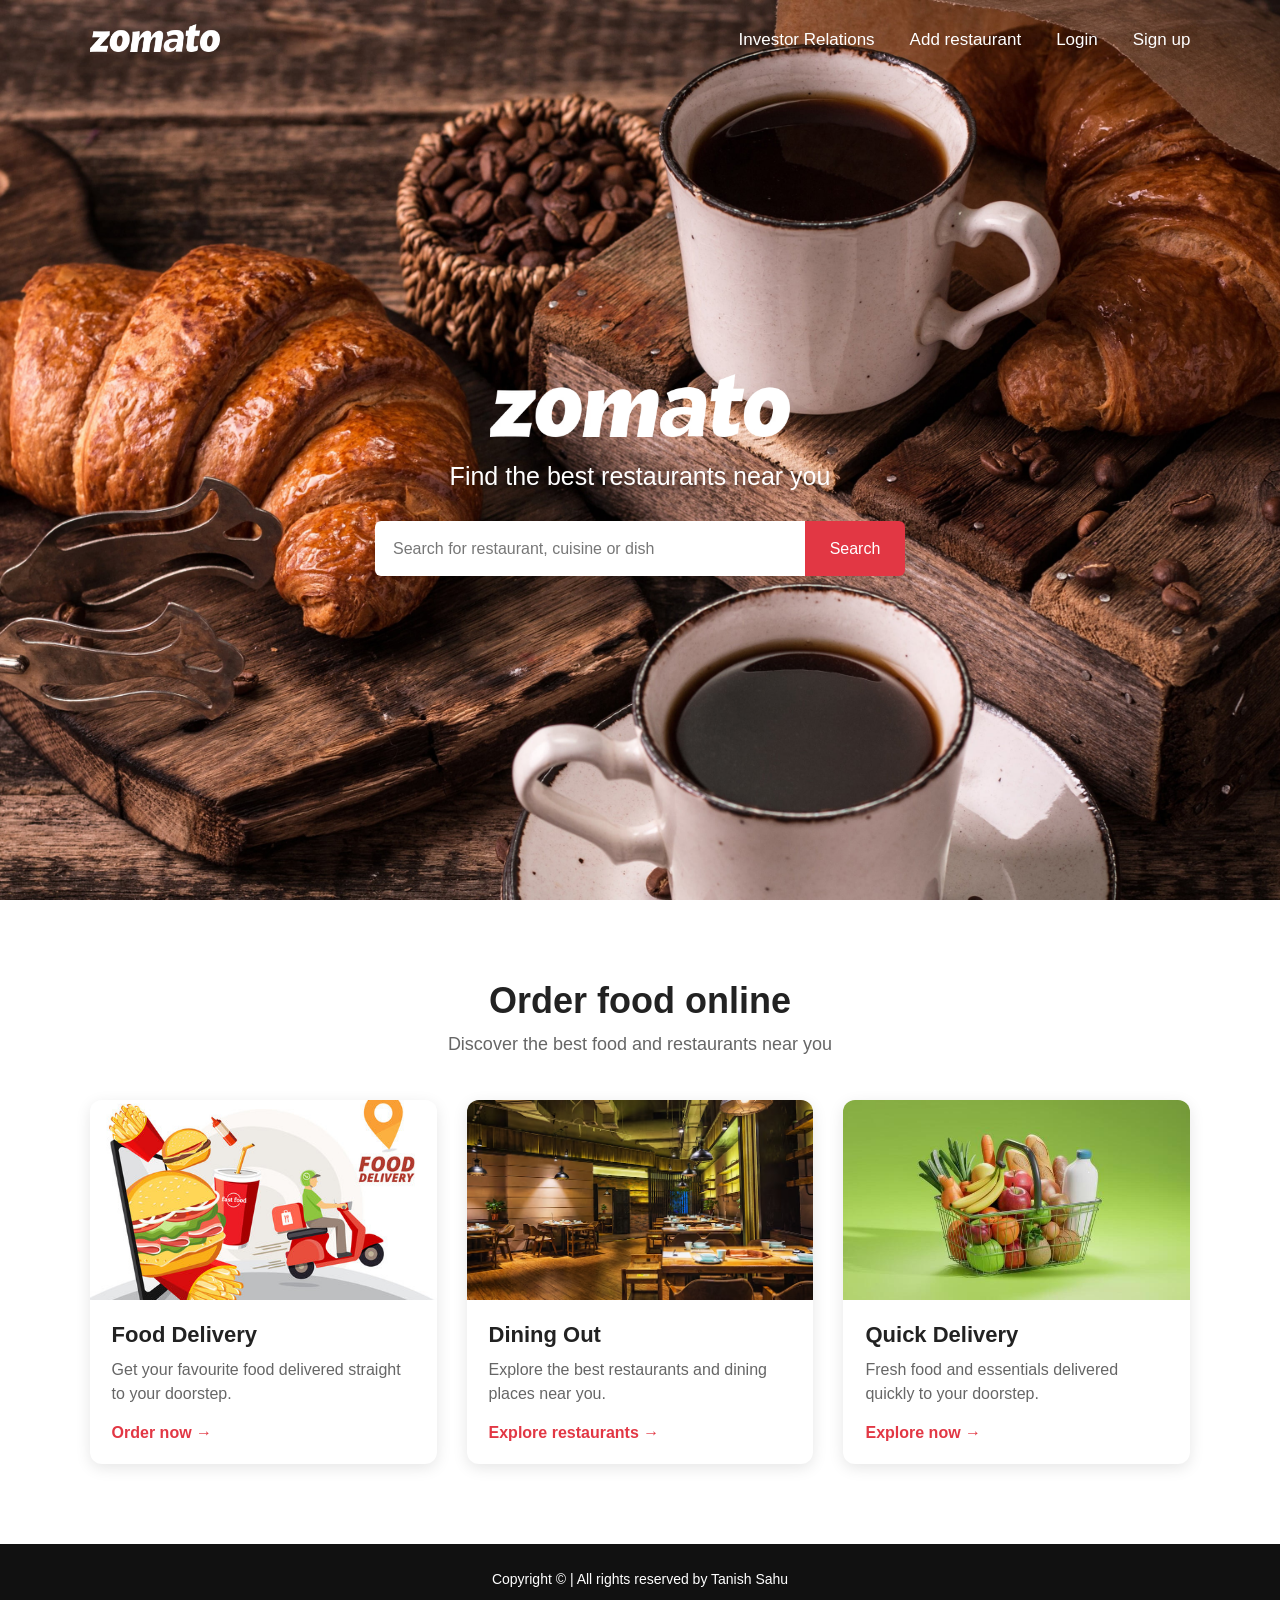
<file: index.html>
<!DOCTYPE html>
<html lang="en">

<head>
    <meta charset="UTF-8">
    <meta name="viewport" content="width=device-width, initial-scale=1.0">

    <title>Zomato - Order food online</title>

    <link rel="stylesheet" href="css/style.css">
</head>

<body>

    <!-- ================= HEADER ================= -->

    <header>

        <div class="logo">
            <img src="img/logo.png" alt="Zomato">
        </div>

        <ul>
            <li><a href="C:\Users\Tanish\GITDEMO\HTML_PREP\project1\investor_relations.html">Investor Relations</a></li>
            <li><a href="">Add restaurant</a></li>
            <li><a href="">Login</a></li>
            <li><a href="">Sign up</a></li>
        </ul>

    </header>


    <!-- ================= MAIN ================= -->

    <main>

        <!-- HERO SECTION -->

        <section class="hero">

            <img src="img/logo.png" alt="Zomato">

            <p>Find the best restaurants near you</p>

            <div class="search-box">

                <input
                    type="text"
                    placeholder="Search for restaurant, cuisine or dish"
                >

                <button>Search</button>

            </div>

        </section>


        <!-- FOOD DELIVERY SECTION -->

        <section class="food-section">

            <h1>Order food online</h1>

            <p class="section-description">
                Discover the best food and restaurants near you
            </p>


            <div class="cards">

                <!-- Card 1 -->

                <div class="card">

                    <div class="card-image">
                        <img src="img/fooddelivery.png" alt="Food delivery">
                    </div>

                    <div class="card-content">

                        <h2>Food Delivery</h2>

                        <p>
                            Get your favourite food delivered
                            straight to your doorstep.
                        </p>

                        <a href="">Order now →</a>

                    </div>

                </div>


                <!-- Card 2 -->

                <div class="card">

                    <div class="card-image">
                        <img src="img/rest.png" alt="Restaurants">
                    </div>

                    <div class="card-content">

                        <h2>Dining Out</h2>

                        <p>
                            Explore the best restaurants
                            and dining places near you.
                        </p>

                        <a href="">Explore restaurants →</a>

                    </div>

                </div>


                <!-- Card 3 -->

                <div class="card">

                    <div class="card-image">
                        <img src="img/groc.png" alt="Groceries">
                    </div>

                    <div class="card-content">

                        <h2>Quick Delivery</h2>

                        <p>
                            Fresh food and essentials delivered
                            quickly to your doorstep.
                        </p>

                        <a href="">Explore now →</a>

                    </div>

                </div>

            </div>

        </section>

    </main>


    <!-- ================= FOOTER ================= -->

    <footer>

        <p>
            Copyright &copy; | All rights reserved by Tanish Sahu
        </p>

    </footer>


    <script src="js/script.js"></script>

</body>

</html>
</file>
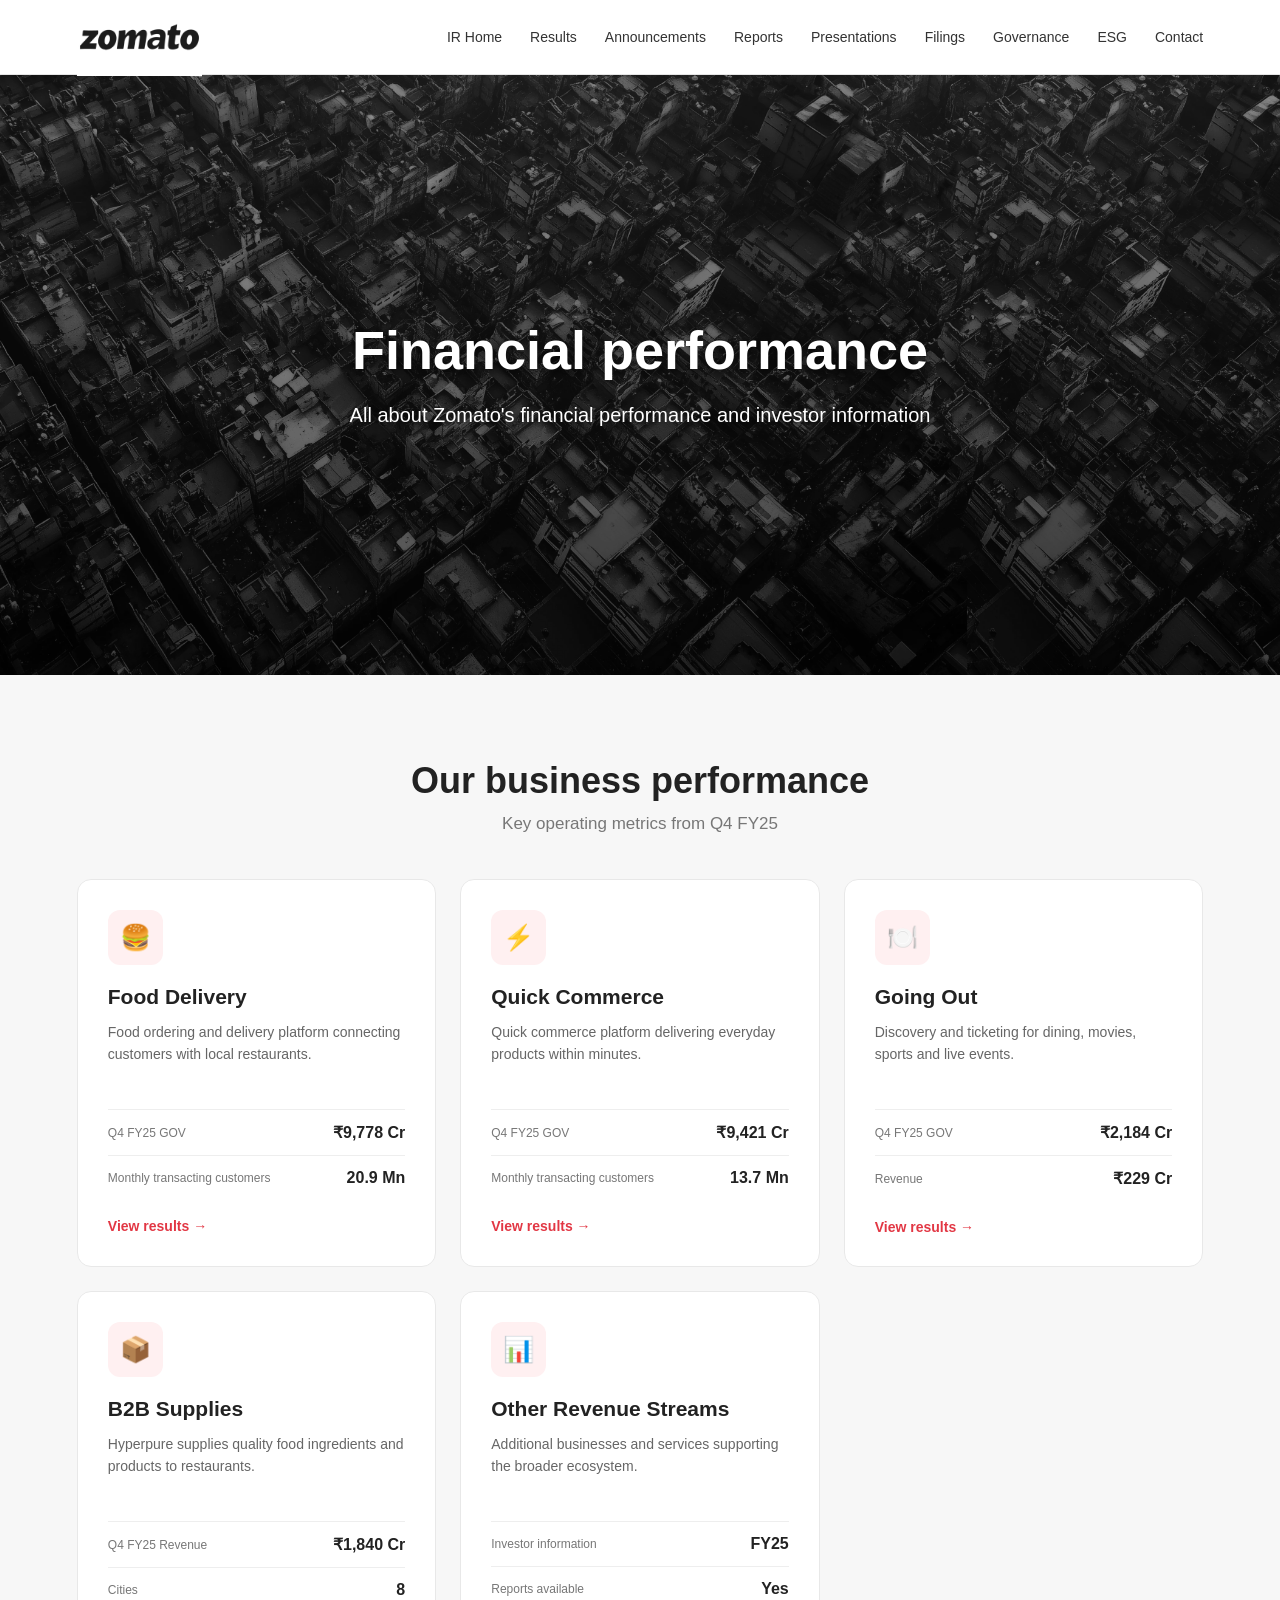
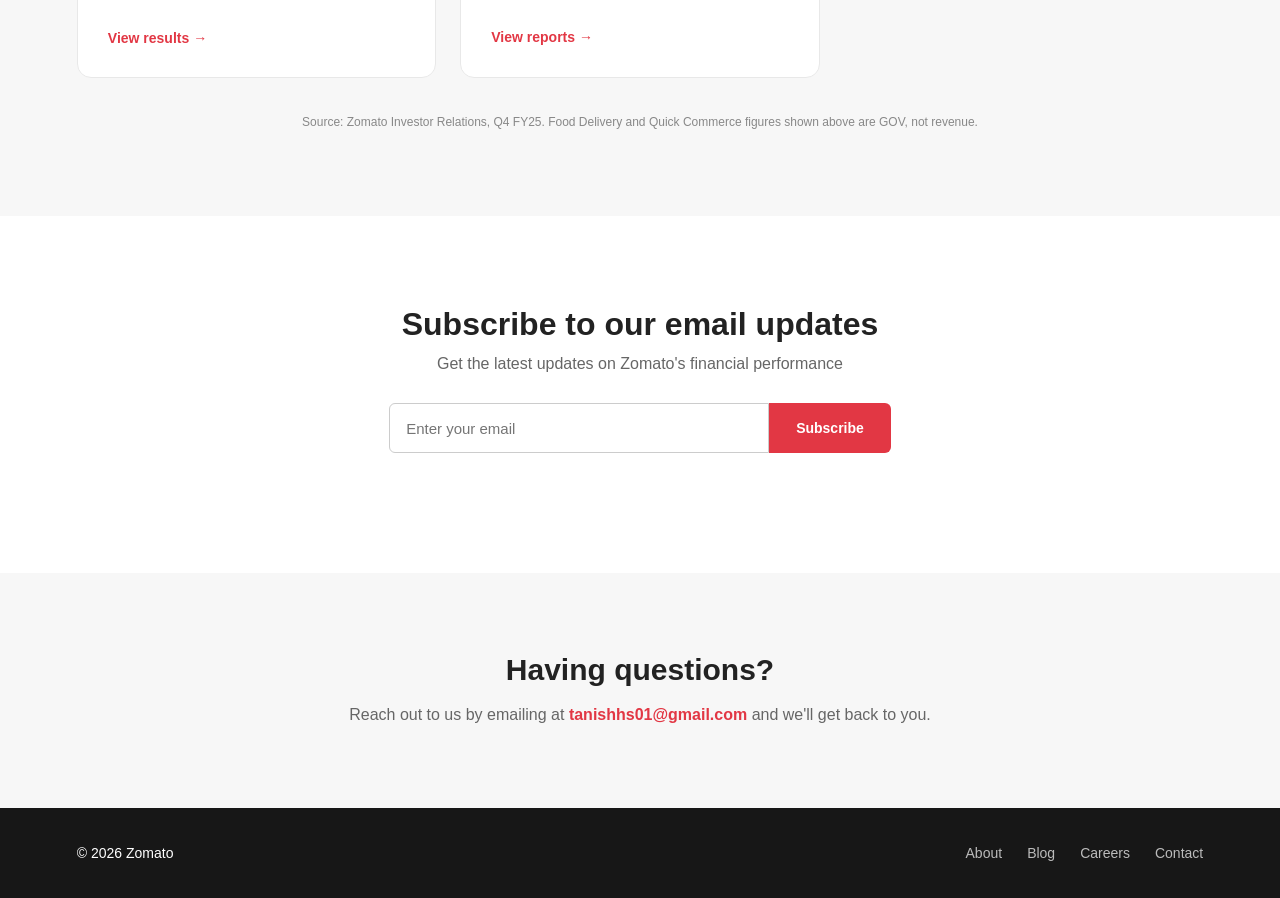
<file: investor_relations.html>
<!DOCTYPE html>
<html lang="en">

<head>
    <meta charset="UTF-8">
    <meta name="viewport" content="width=device-width, initial-scale=1.0">

    <title>Investor Relations - Zomato</title>

    <link rel="stylesheet" href="css/styleR.css">
</head>

<body>

    <!-- ================= HEADER ================= -->

    <header>

        <div class="logo">
            <img src="img/logo2.png" alt="Zomato">
        </div>

        <ul>
            <li><a href="">IR Home</a></li>
            <li><a href="">Results</a></li>
            <li><a href="">Announcements</a></li>
            <li><a href="">Reports</a></li>
            <li><a href="">Presentations</a></li>
            <li><a href="">Filings</a></li>
            <li><a href="">Governance</a></li>
            <li><a href="">ESG</a></li>
            <li><a href="">Contact</a></li>
        </ul>

    </header>


    <!-- ================= MAIN ================= -->

    <main>

        <!-- HERO -->

        <section class="hero">

            <img src="img/R.png" alt="Investor Relations">

            <h1>Financial performance</h1>

            <p>
                All about Zomato's financial performance
                and investor information
            </p>

        </section>


        <!-- BUSINESS PERFORMANCE -->

        <section class="business-section">

            <h1>Our business performance</h1>

            <p class="section-description">
                Key operating metrics from Q4 FY25
            </p>


            <div class="business-cards">


                <!-- FOOD DELIVERY -->

                <div class="business-card">

                    <div class="icon-box">
                        🍔
                    </div>

                    <h2>Food Delivery</h2>

                    <p>
                        Food ordering and delivery platform
                        connecting customers with local restaurants.
                    </p>

                    <div class="metric">
                        <span>Q4 FY25 GOV</span>
                        <strong>₹9,778 Cr</strong>
                    </div>

                    <div class="metric">
                        <span>Monthly transacting customers</span>
                        <strong>20.9 Mn</strong>
                    </div>

                    <a href="">View results →</a>

                </div>


                <!-- QUICK COMMERCE -->

                <div class="business-card">

                    <div class="icon-box">
                        ⚡
                    </div>

                    <h2>Quick Commerce</h2>

                    <p>
                        Quick commerce platform delivering
                        everyday products within minutes.
                    </p>

                    <div class="metric">
                        <span>Q4 FY25 GOV</span>
                        <strong>₹9,421 Cr</strong>
                    </div>

                    <div class="metric">
                        <span>Monthly transacting customers</span>
                        <strong>13.7 Mn</strong>
                    </div>

                    <a href="">View results →</a>

                </div>


                <!-- GOING OUT -->

                <div class="business-card">

                    <div class="icon-box">
                        🍽️
                    </div>

                    <h2>Going Out</h2>

                    <p>
                        Discovery and ticketing for dining,
                        movies, sports and live events.
                    </p>

                    <div class="metric">
                        <span>Q4 FY25 GOV</span>
                        <strong>₹2,184 Cr</strong>
                    </div>

                    <div class="metric">
                        <span>Revenue</span>
                        <strong>₹229 Cr</strong>
                    </div>

                    <a href="">View results →</a>

                </div>


                <!-- HYPERPURE -->

                <div class="business-card">

                    <div class="icon-box">
                        📦
                    </div>

                    <h2>B2B Supplies</h2>

                    <p>
                        Hyperpure supplies quality food ingredients
                        and products to restaurants.
                    </p>

                    <div class="metric">
                        <span>Q4 FY25 Revenue</span>
                        <strong>₹1,840 Cr</strong>
                    </div>

                    <div class="metric">
                        <span>Cities</span>
                        <strong>8</strong>
                    </div>

                    <a href="">View results →</a>

                </div>


                <!-- OTHER -->

                <div class="business-card">

                    <div class="icon-box">
                        📊
                    </div>

                    <h2>Other Revenue Streams</h2>

                    <p>
                        Additional businesses and services
                        supporting the broader ecosystem.
                    </p>

                    <div class="metric">
                        <span>Investor information</span>
                        <strong>FY25</strong>
                    </div>

                    <div class="metric">
                        <span>Reports available</span>
                        <strong>Yes</strong>
                    </div>

                    <a href="">View reports →</a>

                </div>

            </div>

            <p class="source-note">
                Source: Zomato Investor Relations, Q4 FY25.
                Food Delivery and Quick Commerce figures shown above are GOV,
                not revenue.
            </p>

        </section>


        <!-- EMAIL SUBSCRIPTION -->

        <section class="subscribe-section">

            <h1>Subscribe to our email updates</h1>

            <p>
                Get the latest updates on Zomato's financial performance
            </p>

            <div class="subscribe-box">

                <input
                    type="email"
                    id="email"
                    placeholder="Enter your email"
                >

                <button id="subscribeBtn">
                    Subscribe
                </button>

            </div>

            <p id="subscribeMessage"></p>

        </section>


        <!-- CONTACT -->

        <section class="contact-section">

            <h1>Having questions?</h1>

            <p>
                Reach out to us by emailing at
                <a href="mailto:tanishhs01@gmail.com">
                    tanishhs01@gmail.com
                </a>
                and we'll get back to you.
            </p>

        </section>

    </main>


    <!-- ================= FOOTER ================= -->

    <footer>

        <p>
            © 2026 Zomato
        </p>

        <ul>
            <li><a href="">About</a></li>
            <li><a href="">Blog</a></li>
            <li><a href="">Careers</a></li>
            <li><a href="">Contact</a></li>
        </ul>

    </footer>


    <script src="js/scriptR.js"></script>

</body>

</html>
</file>
<file: css/style.css>
/* =========================
   RESET
========================= */

* {
    margin: 0;
    padding: 0;
    box-sizing: border-box;
}

html {
    scroll-behavior: smooth;
}

body {
    font-family: Arial, Helvetica, sans-serif;
    background: #f8f8f8;
    color: #222;
}


/* =========================
   HEADER
========================= */

header {
    width: 100%;
    height: 80px;

    position: absolute;
    top: 0;
    left: 0;

    display: flex;
    align-items: center;
    justify-content: space-between;

    padding: 0 7%;

    z-index: 10;
}


/* Zomato header logo */

.logo img {
    width: 130px;

    transition: transform 0.3s ease;
}

.logo img:hover {
    transform: scale(1.05);
}


/* Navigation */

header ul {
    display: flex;
    align-items: center;

    gap: 35px;

    list-style: none;
}

header ul li a {
    color: white;

    text-decoration: none;

    font-size: 17px;

    transition: color 0.3s ease;
}

header ul li a:hover {
    color: #eeeeee;
}


/* =========================
   HERO
========================= */

.hero {
    height: 100vh;

    display: flex;
    flex-direction: column;

    align-items: center;
    justify-content: center;

    text-align: center;

    padding-top: 50px;

    /*
        YOUR ORIGINAL BACKGROUND
        NO RED OVERLAY
    */

    background-image: url("../img/bg.png");

    background-size: cover;
    background-position: center;
    background-repeat: no-repeat;
}


/* Main Zomato logo */

.hero > img {
    width: 300px;

    margin-bottom: 25px;

    animation: fadeUp 0.8s ease;
}


/* Hero text */

.hero > p {
    color: white;

    font-size: 25px;

    margin-bottom: 30px;

    text-shadow: 0 2px 8px rgba(0, 0, 0, 0.5);

    animation: fadeUp 1s ease;
}


/* =========================
   SEARCH BOX
========================= */

.search-box {
    display: flex;

    animation: fadeUp 1.2s ease;
}


/* Input */

.search-box input {
    width: 430px;
    height: 55px;

    padding: 0 18px;

    border: none;
    outline: none;

    background: white;

    font-size: 16px;

    border-radius: 6px 0 0 6px;
}

.search-box input:focus {
    box-shadow: 0 0 0 3px rgba(255, 255, 255, 0.4);
}

.search-box input::placeholder {
    color: #777;
}


/* Search button */

.search-box button {
    width: 100px;
    height: 55px;

    border: none;

    background: #e23744;

    color: white;

    font-size: 16px;

    border-radius: 0 6px 6px 0;

    cursor: pointer;

    transition: background 0.3s ease,
                transform 0.2s ease;
}

.search-box button:hover {
    background: #c82333;

    transform: translateY(-2px);
}

.search-box button:active {
    transform: translateY(0);
}


/* =========================
   FOOD SECTION
========================= */

.food-section {
    min-height: 600px;

    padding: 80px 7%;

    background: #ffffff;

    text-align: center;
}


/* Heading */

.food-section h1 {
    font-size: 36px;

    margin-bottom: 12px;

    color: #222;
}


/* Description */

.section-description {
    font-size: 18px;

    color: #666;

    margin-bottom: 45px;
}


/* =========================
   CARDS
========================= */

.cards {
    max-width: 1200px;

    margin: 0 auto;

    display: flex;

    justify-content: center;

    gap: 30px;
}


/* Individual card */

.card {
    width: 350px;

    background: white;

    border-radius: 12px;

    overflow: hidden;

    text-align: left;

    box-shadow: 0 4px 15px rgba(0, 0, 0, 0.1);

    transition:
        transform 0.3s ease,
        box-shadow 0.3s ease;
}

.card:hover {
    transform: translateY(-8px);

    box-shadow: 0 12px 30px rgba(0, 0, 0, 0.15);
}


/* Card image */

.card-image {
    width: 100%;
    height: 200px;

    overflow: hidden;
}

.card-image img {
    width: 100%;
    height: 100%;

    object-fit: cover;

    transition: transform 0.4s ease;
}

.card:hover .card-image img {
    transform: scale(1.08);
}


/* Card content */

.card-content {
    padding: 22px;
}

.card-content h2 {
    font-size: 22px;

    margin-bottom: 10px;
}

.card-content p {
    color: #666;

    line-height: 1.5;

    margin-bottom: 18px;
}

.card-content a {
    color: #e23744;

    text-decoration: none;

    font-weight: bold;
}

.card-content a:hover {
    text-decoration: underline;
}


/* =========================
   FOOTER
========================= */

footer {
    height: 70px;

    display: flex;

    align-items: center;
    justify-content: center;

    background: #111;

    color: white;

    font-size: 14px;

    text-align: center;
}


/* =========================
   ANIMATIONS
========================= */

@keyframes fadeUp {

    from {
        opacity: 0;
        transform: translateY(25px);
    }

    to {
        opacity: 1;
        transform: translateY(0);
    }
}


/* =========================
   RESPONSIVE
========================= */

@media (max-width: 900px) {

    header {
        padding: 0 4%;
    }

    header ul {
        gap: 18px;
    }

    header ul li a {
        font-size: 14px;
    }

    .cards {
        flex-wrap: wrap;
    }
}


@media (max-width: 600px) {

    header {
        height: auto;

        padding: 20px;

        flex-direction: column;

        gap: 20px;
    }

    header ul {
        gap: 12px;

        flex-wrap: wrap;

        justify-content: center;
    }

    .hero {
        padding-top: 120px;
    }

    .hero > img {
        width: 220px;
    }

    .hero > p {
        font-size: 19px;

        padding: 0 20px;
    }

    .search-box {
        width: 90%;
    }

    .search-box input {
        width: 100%;

        font-size: 14px;
    }

    .search-box button {
        width: 90px;
    }

    .food-section {
        padding: 60px 20px;
    }

    .food-section h1 {
        font-size: 28px;
    }

    .card {
        width: 100%;
    }
}
</file>
<file: css/styleR.css>
/* =====================================================
   RESET
===================================================== */

* {
    margin: 0;
    padding: 0;
    box-sizing: border-box;
}

html {
    scroll-behavior: smooth;
}

body {
    font-family: Arial, Helvetica, sans-serif;
    background: #f7f7f7;
    color: #222;
}


/* =====================================================
   HEADER
===================================================== */

header {
    width: 100%;
    height: 75px;

    display: flex;
    align-items: center;
    justify-content: space-between;

    padding: 0 6%;

    background: #ffffff;

    border-bottom: 1px solid #e5e5e5;

    position: sticky;
    top: 0;

    z-index: 100;
}


/* Header logo */

.logo img {
    width: 125px;
    height: auto;

    display: block;
}


/* Navigation */

header ul {
    display: flex;
    align-items: center;

    gap: 28px;

    list-style: none;
}

header ul li a {
    color: #333;

    text-decoration: none;

    font-size: 14px;

    transition: color 0.25s ease;
}

header ul li a:hover {
    color: #e23744;
}


/* =====================================================
   HERO
===================================================== */

.hero {
    width: 100%;
    height: 600px;

    position: relative;

    display: flex;
    flex-direction: column;

    align-items: center;
    justify-content: center;

    text-align: center;

    overflow: hidden;

    color: white;
}


/* =====================================================
   R.PNG AS FULL BACKGROUND
===================================================== */

.hero img {
    position: absolute;

    top: 0;
    left: 0;

    width: 100%;
    height: 100%;

    object-fit: cover;

    object-position: center;

    transform: scale(1.05);

    filter: grayscale(100%);

    transition:
        filter 0.6s ease,
        transform 0.8s ease;

    z-index: 0;
}


/* =====================================================
   HOVER = FULL COLOUR
===================================================== */

.hero:hover img {
    filter: grayscale(0%);

    transform: scale(1.10);
}


/* =====================================================
   DARK OVERLAY
===================================================== */

.hero::after {
    content: "";

    position: absolute;

    inset: 0;

    background: rgba(0, 0, 0, 0.30);

    z-index: 1;

    pointer-events: none;
}


/* =====================================================
   HERO CONTENT
===================================================== */

.hero h1,
.hero p {
    position: relative;

    z-index: 2;

    color: white;

    text-shadow:
        0 3px 10px rgba(0, 0, 0, 0.6);
}


/* Heading */

.hero h1 {
    font-size: 54px;

    font-weight: 700;

    margin-bottom: 18px;

    animation: fadeUp 0.8s ease;
}


/* Paragraph */

.hero p {
    max-width: 700px;

    font-size: 20px;

    line-height: 1.6;

    animation: fadeUp 1s ease;
}


/* =====================================================
   BUSINESS SECTION
===================================================== */

.business-section {
    padding: 85px 6%;

    background: #f7f7f7;

    text-align: center;
}

.business-section > h1 {
    font-size: 36px;

    margin-bottom: 12px;
}

.section-description {
    color: #777;

    font-size: 17px;

    margin-bottom: 45px;
}


/* =====================================================
   BUSINESS CARDS
===================================================== */

.business-cards {
    max-width: 1200px;

    margin: 0 auto;

    display: grid;

    grid-template-columns: repeat(3, 1fr);

    gap: 24px;
}


/* Card */

.business-card {
    background: white;

    padding: 30px;

    border: 1px solid #e8e8e8;

    border-radius: 14px;

    text-align: left;

    transition:
        transform 0.3s ease,
        box-shadow 0.3s ease;
}

.business-card:hover {
    transform: translateY(-8px);

    box-shadow:
        0 15px 35px rgba(0, 0, 0, 0.10);
}


/* =====================================================
   CARD ICON
===================================================== */

.icon-box {
    width: 55px;
    height: 55px;

    display: flex;

    align-items: center;
    justify-content: center;

    background: #fff0f1;

    border-radius: 12px;

    font-size: 25px;

    margin-bottom: 20px;
}


/* Card title */

.business-card h2 {
    font-size: 21px;

    margin-bottom: 12px;
}


/* Card description */

.business-card > p {
    color: #666;

    font-size: 14px;

    line-height: 1.6;

    min-height: 68px;

    margin-bottom: 20px;
}


/* =====================================================
   CARD METRICS
===================================================== */

.metric {
    display: flex;

    align-items: center;
    justify-content: space-between;

    padding: 13px 0;

    border-top: 1px solid #eeeeee;
}

.metric span {
    color: #777;

    font-size: 12px;
}

.metric strong {
    color: #222;

    font-size: 16px;
}


/* Card links */

.business-card a {
    display: inline-block;

    margin-top: 18px;

    color: #e23744;

    font-size: 14px;

    font-weight: bold;

    text-decoration: none;

    transition: color 0.2s ease;
}

.business-card a:hover {
    color: #b91f2b;

    text-decoration: underline;
}


/* =====================================================
   SOURCE NOTE
===================================================== */

.source-note {
    max-width: 800px;

    margin: 35px auto 0;

    color: #888;

    font-size: 12px;

    line-height: 1.5;
}


/* =====================================================
   SUBSCRIBE SECTION
===================================================== */

.subscribe-section {
    padding: 90px 20px;

    background: white;

    text-align: center;
}

.subscribe-section h1 {
    font-size: 32px;

    margin-bottom: 12px;
}

.subscribe-section > p {
    color: #666;

    margin-bottom: 30px;

    font-size: 16px;
}


/* Subscribe box */

.subscribe-box {
    display: flex;

    justify-content: center;
}


/* Email */

.subscribe-box input {
    width: 380px;

    height: 50px;

    padding: 0 16px;

    border: 1px solid #ccc;

    outline: none;

    font-size: 15px;

    border-radius: 6px 0 0 6px;

    transition: border-color 0.2s ease;
}

.subscribe-box input:focus {
    border-color: #e23744;
}


/* Subscribe button */

.subscribe-box button {
    height: 50px;

    padding: 0 27px;

    border: none;

    background: #e23744;

    color: white;

    font-size: 14px;

    font-weight: bold;

    border-radius: 0 6px 6px 0;

    cursor: pointer;

    transition:
        background 0.25s ease,
        transform 0.2s ease;
}

.subscribe-box button:hover {
    background: #c82333;

    transform: translateY(-2px);
}

.subscribe-box button:active {
    transform: translateY(0);
}


/* JS message */

#subscribeMessage {
    margin-top: 15px;

    font-size: 14px;
}


/* =====================================================
   CONTACT SECTION
===================================================== */

.contact-section {
    padding: 80px 20px;

    background: #f7f7f7;

    text-align: center;
}

.contact-section h1 {
    font-size: 30px;

    margin-bottom: 15px;
}

.contact-section p {
    color: #666;

    font-size: 16px;

    line-height: 1.6;
}

.contact-section a {
    color: #e23744;

    font-weight: bold;

    text-decoration: none;
}

.contact-section a:hover {
    text-decoration: underline;
}


/* =====================================================
   FOOTER
===================================================== */

footer {
    min-height: 90px;

    padding: 25px 6%;

    display: flex;

    align-items: center;
    justify-content: space-between;

    background: #171717;

    color: white;
}

footer p {
    font-size: 14px;
}

footer ul {
    display: flex;

    gap: 25px;

    list-style: none;
}

footer ul li a {
    color: #bbb;

    text-decoration: none;

    font-size: 14px;

    transition: color 0.2s ease;
}

footer ul li a:hover {
    color: white;
}


/* =====================================================
   ANIMATIONS
===================================================== */

@keyframes fadeUp {

    from {
        opacity: 0;

        transform: translateY(30px);
    }

    to {
        opacity: 1;

        transform: translateY(0);
    }
}


/* =====================================================
   RESPONSIVE
===================================================== */

@media (max-width: 1100px) {

    header ul {
        gap: 16px;
    }

    header ul li a {
        font-size: 12px;
    }

    .business-cards {
        grid-template-columns: repeat(2, 1fr);
    }
}


@media (max-width: 700px) {

    header {
        height: auto;

        padding: 18px 20px;

        flex-direction: column;

        gap: 18px;
    }

    header ul {
        flex-wrap: wrap;

        justify-content: center;

        gap: 12px;
    }


    /* Smaller hero on mobile */

    .hero {
        height: 500px;
    }

    .hero h1 {
        font-size: 36px;
    }

    .hero p {
        font-size: 16px;

        padding: 0 20px;
    }


    /* Cards */

    .business-cards {
        grid-template-columns: 1fr;
    }


    /* Subscribe */

    .subscribe-box {
        flex-direction: column;

        align-items: center;

        gap: 10px;
    }

    .subscribe-box input {
        width: 100%;

        max-width: 400px;

        border-radius: 6px;
    }

    .subscribe-box button {
        width: 140px;

        border-radius: 6px;
    }


    /* Footer */

    footer {
        flex-direction: column;

        gap: 20px;

        text-align: center;
    }
}
</file>
